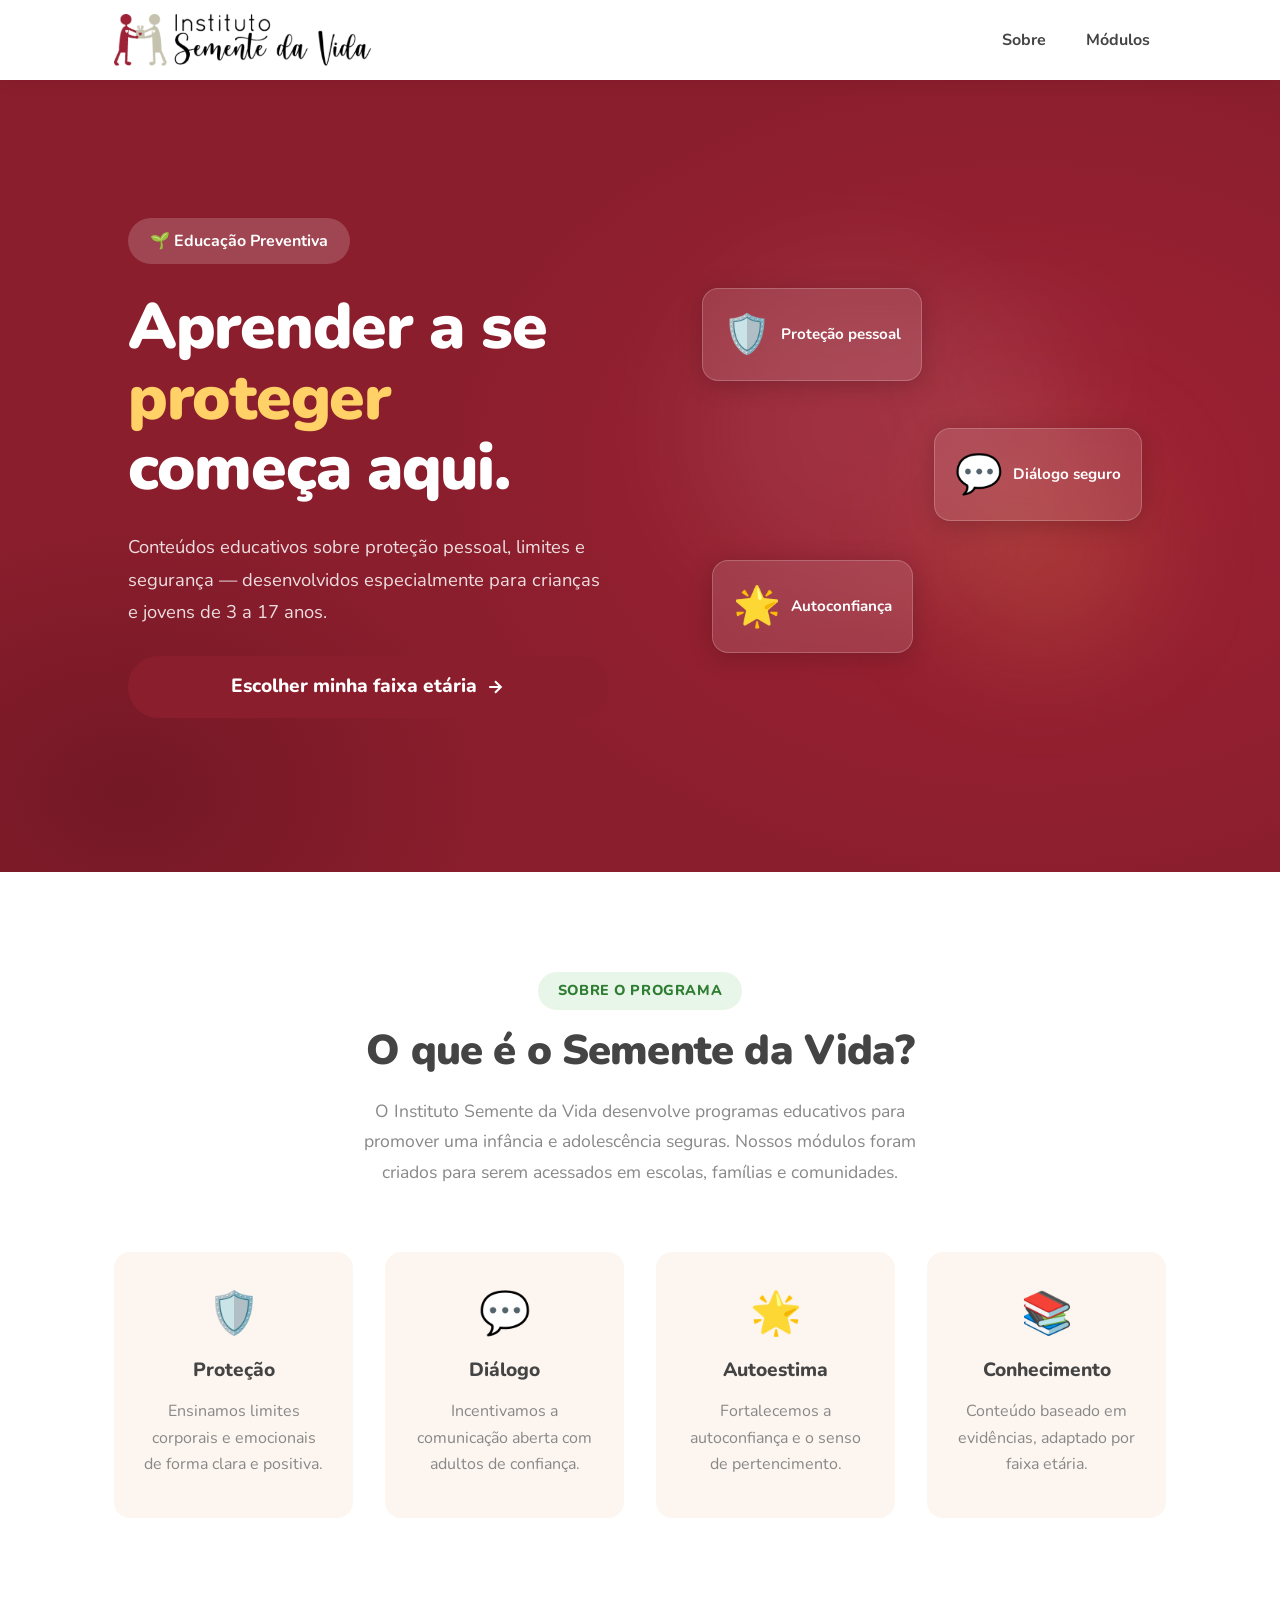
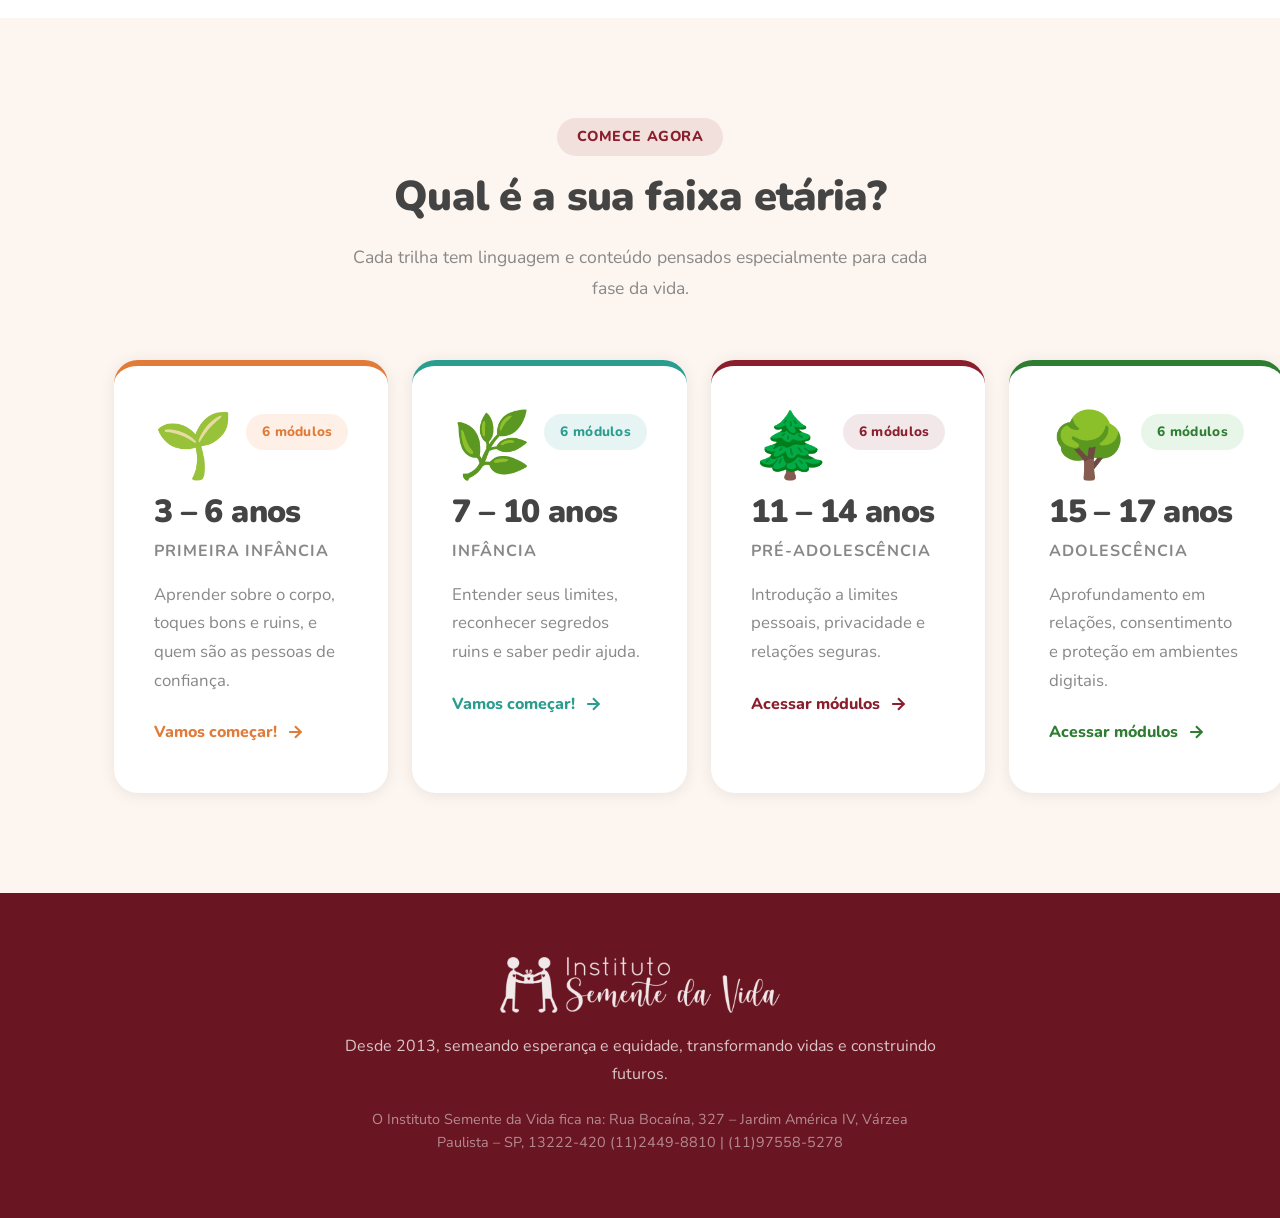
<file: index.html>
﻿<!DOCTYPE html>
<html lang="pt-BR">
<head>
  <meta charset="UTF-8" />
  <meta name="viewport" content="width=device-width, initial-scale=1.0" />
  <title>Semente da Vida — Educação Preventiva</title>
  <link rel="stylesheet" href="css/style.css" />
  <link rel="preconnect" href="https://fonts.googleapis.com" />
  <link href="https://fonts.googleapis.com/css2?family=Nunito:wght@400;600;700;800;900&display=swap" rel="stylesheet" />
</head>
<body class="page-home">

  <!-- ===== HEADER ===== -->
  <header class="header" id="header">
    <div class="container header__inner">
      <a href="index.html" class="header__logo-link">
        <img src="image/logo.png" alt="Instituto Semente da Vida" class="header__logo" />
      </a>
      <nav class="header__nav" id="mainNav">
        <a href="#sobre" class="nav-link">Sobre</a>
        <a href="#faixas" class="nav-link">Módulos</a>
      </nav>
      <button class="hamburger" id="hamburger" aria-label="Menu">
        <span></span><span></span><span></span>
      </button>
    </div>
  </header>

  <!-- ===== HERO ===== -->
  <section class="hero">
    <div class="hero__bg"></div>
    <div class="container hero__inner">
      <div class="hero__content">
        <div class="hero__tag">🌱 Educação Preventiva</div>
        <h1 class="hero__title">
          Aprender a se<br />
          <span class="hero__title--highlight">proteger</span><br />
          começa aqui.
        </h1>
        <p class="hero__desc">
          Conteúdos educativos sobre proteção pessoal, limites e segurança —
          desenvolvidos especialmente para crianças e jovens de 3 a 17 anos.
        </p>
        <a href="#faixas" class="btn btn-primary btn-lg">
          Escolher minha faixa etária
          <svg width="20" height="20" viewBox="0 0 24 24" fill="none" stroke="currentColor" stroke-width="2.5"><path d="M5 12h14M12 5l7 7-7 7"/></svg>
        </a>
      </div>
      <div class="hero__visual" aria-hidden="true">
        <div class="hero__orb hero__orb--1"></div>
        <div class="hero__orb hero__orb--2"></div>
        <div class="hero__orb hero__orb--3"></div>
        <div class="hero__card hero__card--1">
          <span class="hero__card-icon">🛡️</span>
          <span>Proteção pessoal</span>
        </div>
        <div class="hero__card hero__card--2">
          <span class="hero__card-icon">💬</span>
          <span>Diálogo seguro</span>
        </div>
        <div class="hero__card hero__card--3">
          <span class="hero__card-icon">🌟</span>
          <span>Autoconfiança</span>
        </div>
      </div>
    </div>
  </section>

  <!-- ===== SOBRE ===== -->
  <section class="about" id="sobre">
    <div class="container about__inner">
      <div class="section-badge">Sobre o programa</div>
      <h2 class="section-title" style="text-align:center">O que é o Semente da Vida?</h2>
      <p class="section-desc" style="text-align:center;margin:0 auto 0">
        O Instituto Semente da Vida desenvolve programas educativos para promover
        uma infância e adolescência seguras. Nossos módulos foram criados para serem
        acessados em escolas, famílias e comunidades.
      </p>
      <div class="pillars">
        <div class="pillar">
          <div class="pillar__icon-wrap">🛡️</div>
          <h3 class="pillar__title">Proteção</h3>
          <p class="pillar__text">Ensinamos limites corporais e emocionais de forma clara e positiva.</p>
        </div>
        <div class="pillar">
          <div class="pillar__icon-wrap">💬</div>
          <h3 class="pillar__title">Diálogo</h3>
          <p class="pillar__text">Incentivamos a comunicação aberta com adultos de confiança.</p>
        </div>
        <div class="pillar">
          <div class="pillar__icon-wrap">🌟</div>
          <h3 class="pillar__title">Autoestima</h3>
          <p class="pillar__text">Fortalecemos a autoconfiança e o senso de pertencimento.</p>
        </div>
        <div class="pillar">
          <div class="pillar__icon-wrap">📚</div>
          <h3 class="pillar__title">Conhecimento</h3>
          <p class="pillar__text">Conteúdo baseado em evidências, adaptado por faixa etária.</p>
        </div>
      </div>
    </div>
  </section>

  <!-- ===== SELEÇÃO DE FAIXA ===== -->
  <section class="age-section" id="faixas">
    <div class="container">
      <div class="section-badge section-badge--wine">Comece agora</div>
      <h2 class="section-title">Qual é a sua faixa etária?</h2>
      <p class="section-desc">Cada trilha tem linguagem e conteúdo pensados especialmente para cada fase da vida.</p>
      <div class="age-grid">

        <!-- 3-6 anos -->
        <a href="modulos.html?faixa=3-6" class="age-card age-card--3-6" data-faixa="3-6">
          <div class="age-card__top">
            <div class="age-card__emoji">🌱</div>
            <div class="age-card__modules-badge">6 módulos</div>
          </div>
          <div class="age-card__range">3 – 6 anos</div>
          <div class="age-card__label">Primeira Infância</div>
          <p class="age-card__desc">Aprender sobre o corpo, toques bons e ruins, e quem são as pessoas de confiança.</p>
          <div class="age-card__cta">
            Vamos começar!
            <svg width="20" height="20" viewBox="0 0 24 24" fill="none" stroke="currentColor" stroke-width="2.5"><path d="M5 12h14M12 5l7 7-7 7"/></svg>
          </div>
        </a>

        <!-- 7-10 anos -->
        <a href="modulos.html?faixa=7-10" class="age-card age-card--7-10" data-faixa="7-10">
          <div class="age-card__top">
            <div class="age-card__emoji">🌿</div>
            <div class="age-card__modules-badge">6 módulos</div>
          </div>
          <div class="age-card__range">7 – 10 anos</div>
          <div class="age-card__label">Infância</div>
          <p class="age-card__desc">Entender seus limites, reconhecer segredos ruins e saber pedir ajuda.</p>
          <div class="age-card__cta">
            Vamos começar!
            <svg width="20" height="20" viewBox="0 0 24 24" fill="none" stroke="currentColor" stroke-width="2.5"><path d="M5 12h14M12 5l7 7-7 7"/></svg>
          </div>
        </a>

        <!-- 11-14 anos -->
        <a href="modulos.html?faixa=11-14" class="age-card" data-faixa="11-14">
          <div class="age-card__top">
            <div class="age-card__emoji">🌲</div>
            <div class="age-card__modules-badge">6 módulos</div>
          </div>
          <div class="age-card__range">11 – 14 anos</div>
          <div class="age-card__label">Pré-adolescência</div>
          <p class="age-card__desc">Introdução a limites pessoais, privacidade e relações seguras.</p>
          <div class="age-card__cta">
            Acessar módulos
            <svg width="20" height="20" viewBox="0 0 24 24" fill="none" stroke="currentColor" stroke-width="2.5"><path d="M5 12h14M12 5l7 7-7 7"/></svg>
          </div>
        </a>

        <!-- 15-17 anos -->
        <a href="modulos.html?faixa=15-17" class="age-card age-card--alt" data-faixa="15-17">
          <div class="age-card__top">
            <div class="age-card__emoji">🌳</div>
            <div class="age-card__modules-badge">6 módulos</div>
          </div>
          <div class="age-card__range">15 – 17 anos</div>
          <div class="age-card__label">Adolescência</div>
          <p class="age-card__desc">Aprofundamento em relações, consentimento e proteção em ambientes digitais.</p>
          <div class="age-card__cta">
            Acessar módulos
            <svg width="20" height="20" viewBox="0 0 24 24" fill="none" stroke="currentColor" stroke-width="2.5"><path d="M5 12h14M12 5l7 7-7 7"/></svg>
          </div>
        </a>

      </div>
    </div>
  </section>

  <!-- ===== FOOTER ===== -->
  <footer class="footer">
    <div class="container footer__inner">
      <img src="image/logo-footer.png" alt="Semente da Vida" class="footer__logo" />
      <p class="footer__copy"> Desde 2013, semeando esperança e equidade, transformando vidas e construindo futuros. </p>
      <p class="footer__tagline">O Instituto Semente da Vida fica na: Rua Bocaína, 327 – Jardim América IV, Várzea Paulista – SP, 13222-420
(11)2449-8810 | (11)97558-5278</p>
    </div>
  </footer>

  <script src="js/home.js"></script>
</body>
</html>
</file>
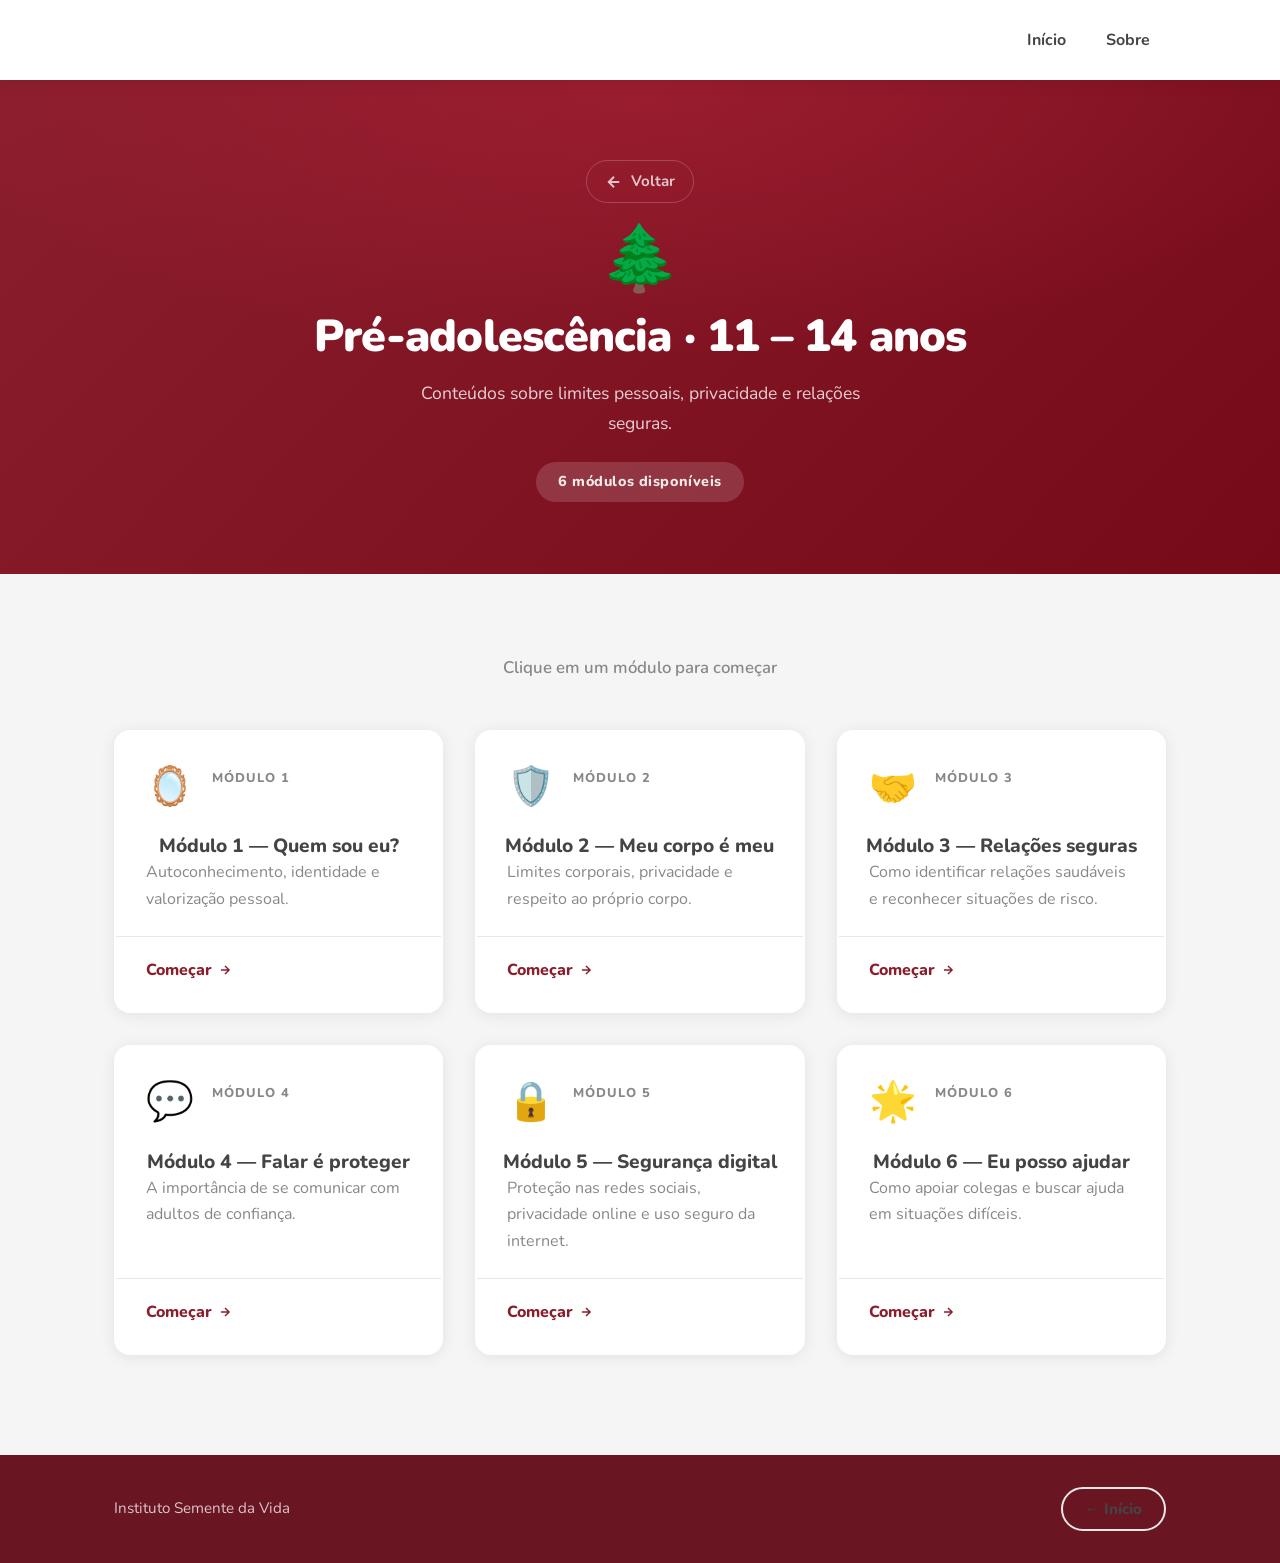
<file: modulos.html>
<!DOCTYPE html>
<html lang="pt-BR">
<head>
  <meta charset="UTF-8" />
  <meta name="viewport" content="width=device-width, initial-scale=1.0" />
  <title>Módulos — Semente da Vida</title>
  <link rel="stylesheet" href="css/style.css" />
  <link rel="preconnect" href="https://fonts.googleapis.com" />
  <link href="https://fonts.googleapis.com/css2?family=Nunito:wght@400;600;700;800;900&display=swap" rel="stylesheet" />
</head>
<body class="page-modulos">

  <!-- ===== HEADER ===== -->
  <header class="header">
    <div class="container header__inner">
      <a href="index.html" class="header__logo-link">
        <img src="image/logo-footer.png" alt="Instituto Semente da Vida" class="header__logo" />
      </a>
      <nav class="header__nav">
        <a href="index.html" class="nav-link">Início</a>
        <a href="index.html#sobre" class="nav-link">Sobre</a>
      </nav>
    </div>
  </header>

  <!-- ===== HERO DA FAIXA ===== -->
  <section class="modules-hero" id="modulesHero">
    <div class="container modules-hero__inner">
      <a href="index.html#faixas" class="modules-back-link" id="backLink">
        <svg width="18" height="18" viewBox="0 0 24 24" fill="none" stroke="currentColor" stroke-width="2.5">
          <path d="M19 12H5M12 19l-7-7 7-7"/>
        </svg>
        Voltar
      </a>
      <div class="modules-hero__emoji" id="faixaEmoji">🌱</div>
      <h1 class="modules-hero__title" id="faixaTitle">Carregando...</h1>
      <p class="modules-hero__sub" id="faixaSub">Escolha um módulo para começar sua jornada.</p>
      <div class="modules-hero__badge" id="faixaBadge">6 módulos disponíveis</div>
    </div>
  </section>

  <!-- ===== GRADE DE MÓDULOS ===== -->
  <section class="modules-grid-section">
    <div class="container">
      <p class="modules-grid-hint">Clique em um módulo para começar</p>
      <div class="modules-grid" id="modulesGrid">
        <!-- Gerado pelo modulos.js -->
      </div>
    </div>
  </section>

  <!-- ===== FOOTER ===== -->
  <footer class="footer footer--simple">
    <div class="container footer__inner">
      <p class="footer__copy">Instituto Semente da Vida</p>
      <a href="index.html" class="btn btn--ghost btn--sm">← Início</a>
    </div>
  </footer>

  <script src="js/modulos.js"></script>

</body>
</html>
</file>
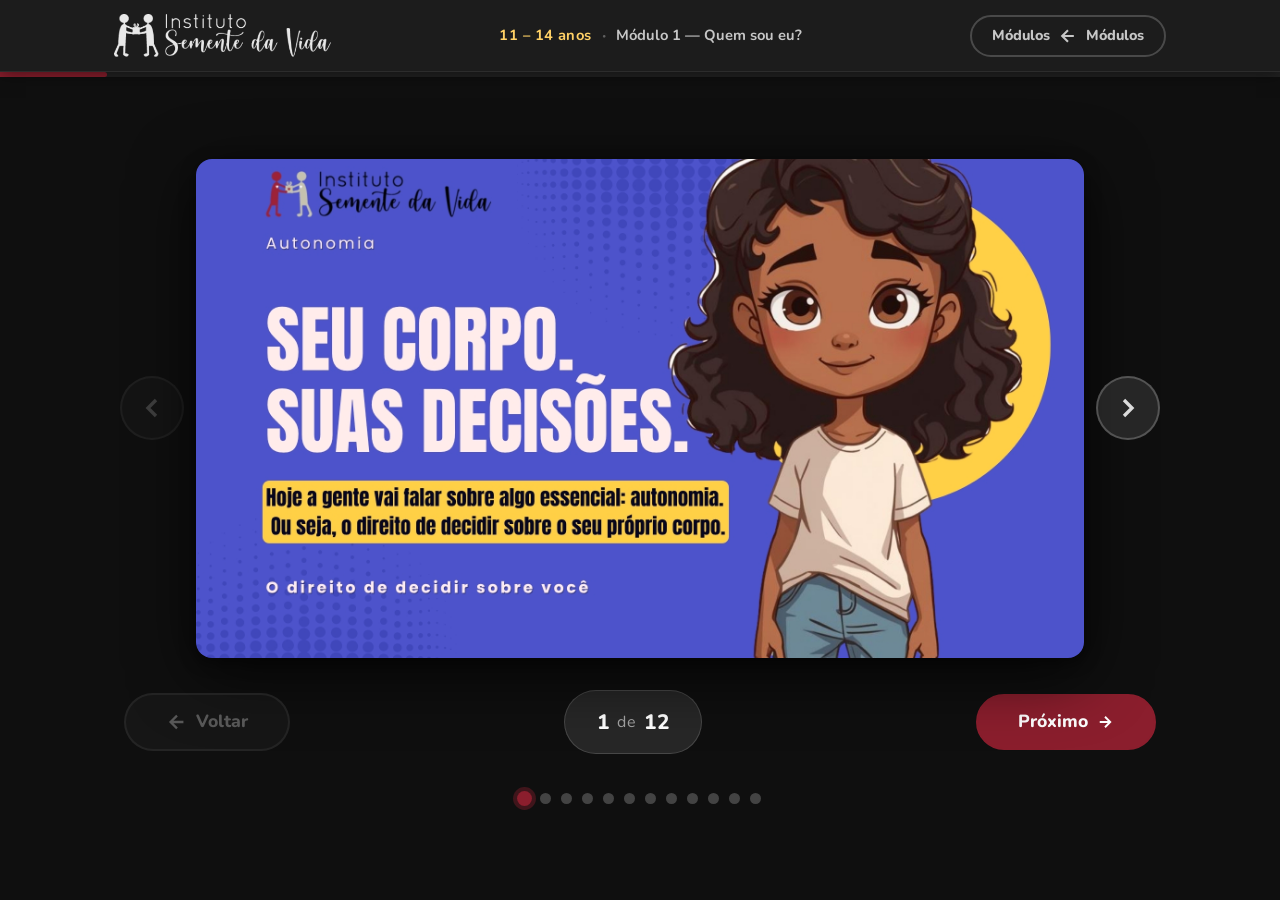
<file: slides.html>
<!DOCTYPE html>
<html lang="pt-BR">
<head>
  <meta charset="UTF-8" />
  <meta name="viewport" content="width=device-width, initial-scale=1.0" />
  <title>Slides — Semente da Vida</title>
  <link rel="stylesheet" href="css/style.css" />
  <link rel="stylesheet" href="css/slides.css" />
  <link rel="preconnect" href="https://fonts.googleapis.com" />
  <link href="https://fonts.googleapis.com/css2?family=Nunito:wght@400;600;700;800;900&display=swap" rel="stylesheet" />
</head>
<body class="page-slides">

  <!-- ===== HEADER ===== -->
  <header class="header header--slides" id="slidesHeader">
    <div class="container header__inner">

      <!-- Logo / voltar aos módulos -->
      <a href="#" class="header__logo-link" id="btnVoltar" title="Voltar aos módulos">
        <img src="image/logo.png" alt="Instituto Semente da Vida" class="header__logo" />
      </a>

      <!-- Info do módulo atual -->
      <div class="slides-header-info">
        <span class="slides-header-faixa" id="headerFaixa">—</span>
        <span class="slides-header-sep">·</span>
        <span class="slides-header-modulo" id="headerModulo">—</span>
      </div>

      <!-- Botão voltar visível no header -->
      <a href="#" class="btn btn--ghost slides-back-btn" id="btnVoltarTop">
        <svg width="20" height="20" viewBox="0 0 24 24" fill="none" stroke="currentColor" stroke-width="2.5">
          <path d="M19 12H5M12 19l-7-7 7-7"/>
        </svg>
        Módulos
      </a>

    </div>
  </header>

  <!-- ===== BARRA DE PROGRESSO ===== -->
  <div class="slides-progress-wrap" role="progressbar" aria-label="Progresso dos slides">
    <div class="slides-progress-bar" id="progressBar"></div>
  </div>

  <!-- ===== ÁREA PRINCIPAL ===== -->
  <main class="slides-main" id="slidesMain">

    <!-- Estado: carregando -->
    <div class="slides-loading" id="slidesLoading" aria-live="polite">
      <div class="slides-loading__spinner"></div>
      <p>Carregando slides…</p>
    </div>

    <!-- Estado: erro / sem slides -->
    <div class="slides-empty" id="slidesEmpty" hidden>
      <div class="slides-empty__icon">📂</div>
      <h2 class="slides-empty__title">Nenhum slide encontrado</h2>
      <p class="slides-empty__desc">
        Adicione imagens JPG na pasta do módulo:<br />
        <code id="slidesEmptyPath"></code>
      </p>
      <a href="#" class="btn btn--primary" id="slidesEmptyBack">← Voltar aos módulos</a>
    </div>

    <!-- Visualizador de slides -->
    <div class="slides-viewer" id="slidesViewer" hidden>

      <!-- Imagem + setas laterais -->
      <div class="slide-image-outer">

        <!-- Seta esquerda (fora da imagem) -->
        <button class="slide-arrow slide-arrow--prev" id="arrowPrev" aria-label="Slide anterior">
          <svg width="32" height="32" viewBox="0 0 24 24" fill="none" stroke="currentColor" stroke-width="2.5">
            <path d="M15 18l-6-6 6-6"/>
          </svg>
        </button>

        <!-- Imagem do slide atual -->
        <div class="slide-image-wrap" id="slideImageWrap">
          <img
            src=""
            alt="Slide"
            class="slide-image"
            id="slideImage"
            draggable="false"
          />
        </div>

        <!-- Seta direita (fora da imagem) -->
        <button class="slide-arrow slide-arrow--next" id="arrowNext" aria-label="Próximo slide">
          <svg width="32" height="32" viewBox="0 0 24 24" fill="none" stroke="currentColor" stroke-width="2.5">
            <path d="M9 18l6-6-6-6"/>
          </svg>
        </button>

      </div>

      <!-- Controles inferiores -->
      <div class="slides-controls">

        <button class="btn btn--secondary" id="btnPrev" disabled>
          <svg width="22" height="22" viewBox="0 0 24 24" fill="none" stroke="currentColor" stroke-width="2.5">
            <path d="M19 12H5M12 19l-7-7 7-7"/>
          </svg>
          Voltar
        </button>

        <div class="slides-counter" id="slidesCounter" aria-live="polite">
          <span id="slideAtual">1</span>
          <span class="slides-counter__sep">de</span>
          <span id="slideTotal">1</span>
        </div>

        <button class="btn btn--primary" id="btnNext">
          Próximo
          <svg width="22" height="22" viewBox="0 0 24 24" fill="none" stroke="currentColor" stroke-width="2.5">
            <path d="M5 12h14M12 5l7 7-7 7"/>
          </svg>
        </button>

      </div>

      <!-- Miniaturas (dots) -->
      <div class="slides-dots" id="slidesDots" aria-label="Navegação por slides"></div>

    </div>

  </main>

  <!-- ===== MODAL DE CONCLUSÃO ===== -->
  <div class="modal-overlay" id="modalConclusao" hidden role="dialog" aria-modal="true" aria-labelledby="modalTitle">
    <div class="modal">
      <div class="modal__icon">🎉</div>
      <h2 class="modal__title" id="modalTitle">Módulo concluído!</h2>
      <p class="modal__text" id="modalText">Você visualizou todos os slides deste módulo.</p>
      <div class="modal__actions">
        <a href="#" class="btn btn--primary" id="modalProximo">
          Próximo módulo
          <svg width="16" height="16" viewBox="0 0 24 24" fill="none" stroke="currentColor" stroke-width="2.5">
            <path d="M5 12h14M12 5l7 7-7 7"/>
          </svg>
        </a>
        <a href="#" class="btn btn--ghost" id="modalVoltar">Ver todos os módulos</a>
      </div>
    </div>
  </div>

  <script src="js/slides.js"></script>
</body>
</html>
</file>
<file: css/style.css>
﻿/* ============================================================
   SEMENTE DA VIDA — Estilos Globais (style.css)
   Home · Módulos · Header · Footer · Modal · Responsivo
   ============================================================ */

/* ── 1. Variáveis & Reset ──────────────────────────────────── */
:root {
  --wine:        #8B1E2D;
  --wine-dark:   #6a1522;
  --wine-light:  #b02438;
  --white:       #fff;
  --cream:       #fdf6f0;
  --gray-700:    #444;
  --gray-500:    #888;
  --gray-200:    #e8e8e8;
  --gray-100:    #f5f5f5;
  --green:       #2e7d32;
  --green-light: #e8f5e9;
  --yellow:      #ffd166;

  --radius:      16px;
  --shadow:      0 2px 16px rgba(0,0,0,.08);
  --shadow-md:   0 8px 32px rgba(0,0,0,.14);
  --transition:  all .22s ease;
}

*, *::before, *::after { box-sizing: border-box; margin: 0; padding: 0; }

html { scroll-behavior: smooth; }

body {
  font-family: 'Nunito', sans-serif;
  font-size: 17px;
  line-height: 1.65;
  color: var(--gray-700);
  background: var(--white);
  -webkit-font-smoothing: antialiased;
}

img { max-width: 100%; display: block; }
a   { text-decoration: none; color: inherit; }
ul  { list-style: none; }

/* ── 2. Container ─────────────────────────────────────────── */
.container {
  max-width: 1100px;
  margin: 0 auto;
  padding: 0 24px;
}

/* ── 3. Botões ────────────────────────────────────────────── */
.btn {
  display: inline-flex;
  align-items: center;
  justify-content: center;
  gap: 8px;
  padding: 16px 40px;
  font-family: 'Nunito', sans-serif;
  font-size: 1.1rem;
  font-weight: 800;
  border-radius: 50px;
  border: 2px solid transparent;
  cursor: pointer;
  transition: var(--transition);
  white-space: nowrap;
  min-height: 56px;
  line-height: 1;
}

/* Primary */
.btn--primary,
.btn-primary {
  background: var(--wine);
  color: var(--white);
  border-color: var(--wine);
}
.btn--primary:hover,
.btn-primary:hover {
  background: var(--wine-dark);
  border-color: var(--wine-dark);
  transform: translateY(-2px);
  box-shadow: 0 6px 20px rgba(139,30,45,.35);
}

/* Secondary */
.btn--secondary {
  background: var(--white);
  color: var(--wine);
  border-color: var(--wine);
}
.btn--secondary:hover {
  background: var(--cream);
  transform: translateY(-2px);
  box-shadow: 0 6px 20px rgba(139,30,45,.15);
}

/* Ghost */
.btn--ghost {
  background: transparent;
  color: var(--gray-700);
  border-color: var(--gray-200);
}
.btn--ghost:hover {
  background: var(--gray-100);
  border-color: var(--gray-500);
}

/* Outline-white (para fundos escuros) */
.btn--outline-white {
  background: transparent;
  color: var(--white);
  border-color: rgba(255,255,255,.6);
}
.btn--outline-white:hover {
  background: rgba(255,255,255,.1);
  border-color: var(--white);
}

/* Tamanhos */
.btn--lg,
.btn-lg {
  padding: 18px 48px;
  font-size: 1.2rem;
  min-height: 62px;
}
.btn--sm {
  padding: 10px 22px;
  font-size: .95rem;
  min-height: 44px;
}

/* ── 4. Header ────────────────────────────────────────────── */
.header {
  position: sticky;
  top: 0;
  z-index: 100;
  background: var(--white);
  box-shadow: var(--shadow);
  height: 80px;
  display: flex;
  align-items: center;
}

.header--scrolled {
  box-shadow: 0 4px 24px rgba(0,0,0,.12);
}

.header__inner {
  display: flex;
  align-items: center;
  justify-content: space-between;
  gap: 24px;
  width: 100%;
  height: 100%;
}

.header__logo-link {
  display: flex;
  align-items: center;
  flex-shrink: 0;
}
.header__logo {
  height: 52px;
  width: auto;
  object-fit: contain;
}

.header__nav {
  display: flex;
  align-items: center;
  gap: 8px;
}

.nav-link {
  font-size: 1rem;
  font-weight: 700;
  color: var(--gray-700);
  padding: 8px 16px;
  border-radius: 50px;
  transition: var(--transition);
}
.nav-link:hover {
  color: var(--wine);
  background: var(--cream);
}

/* Hamburger (mobile) */
.hamburger {
  display: none;
  flex-direction: column;
  justify-content: center;
  gap: 5px;
  background: none;
  border: none;
  cursor: pointer;
  padding: 8px;
  border-radius: 8px;
}
.hamburger span {
  display: block;
  width: 26px;
  height: 2.5px;
  background: var(--gray-700);
  border-radius: 2px;
  transition: var(--transition);
}

/* ── 5. Hero ──────────────────────────────────────────────── */
.hero {
  position: relative;
  overflow: hidden;
  background: var(--wine);
  min-height: 88vh;
  display: flex;
  align-items: center;
}

.hero__bg {
  position: absolute;
  inset: 0;
  background:
    radial-gradient(ellipse 70% 80% at 80% 50%, rgba(176,36,56,.55) 0%, transparent 65%),
    radial-gradient(ellipse 50% 60% at 10% 90%, rgba(106,21,34,.7) 0%, transparent 60%);
  pointer-events: none;
}

.hero__inner {
  display: grid;
  grid-template-columns: 1fr 1fr;
  gap: 64px;
  align-items: center;
  padding-top: 64px;
  padding-bottom: 80px;
  position: relative;
  z-index: 1;
}

.hero__content {
  display: flex;
  flex-direction: column;
  gap: 28px;
}

.hero__tag {
  display: inline-flex;
  align-items: center;
  gap: 8px;
  background: rgba(255,255,255,.18);
  color: var(--white);
  font-size: 1rem;
  font-weight: 700;
  padding: 10px 22px;
  border-radius: 50px;
  backdrop-filter: blur(8px);
  width: fit-content;
}

.hero__title {
  font-size: clamp(2.8rem, 5vw, 4rem);
  font-weight: 900;
  color: var(--white);
  line-height: 1.1;
  letter-spacing: -.02em;
}
.hero__title--highlight {
  color: var(--yellow);
  display: inline-block;
}

.hero__desc {
  font-size: 1.15rem;
  color: rgba(255,255,255,.85);
  line-height: 1.75;
  max-width: 480px;
}

/* Decoração visual (orbs + floating cards) */
.hero__visual {
  position: relative;
  height: 440px;
  display: flex;
  align-items: center;
  justify-content: center;
}

.hero__orb {
  position: absolute;
  border-radius: 50%;
  filter: blur(60px);
  pointer-events: none;
}
.hero__orb--1 {
  width: 320px; height: 320px;
  background: rgba(255,255,255,.08);
  top: 20px; left: 20px;
}
.hero__orb--2 {
  width: 200px; height: 200px;
  background: rgba(255,209,102,.15);
  bottom: 40px; right: 10px;
}
.hero__orb--3 {
  width: 160px; height: 160px;
  background: rgba(255,255,255,.06);
  top: 50px; right: 60px;
}

.hero__card {
  position: absolute;
  background: rgba(255,255,255,.12);
  border: 1px solid rgba(255,255,255,.2);
  backdrop-filter: blur(12px);
  border-radius: var(--radius);
  padding: 14px 20px;
  color: var(--white);
  font-size: .95rem;
  font-weight: 700;
  display: flex;
  align-items: center;
  gap: 10px;
  white-space: nowrap;
  box-shadow: 0 4px 24px rgba(0,0,0,.18);
}
.hero__card-icon { font-size: 2.4rem; }
.hero__card--1 { top: 40px;  left: 30px;  animation: heroFloat 3.8s ease-in-out infinite; }
.hero__card--2 { top: 180px; right: 10px; animation: heroFloat 4.3s ease-in-out .5s infinite; }
.hero__card--3 { bottom: 35px; left: 40px; animation: heroFloat 3.6s ease-in-out 1s infinite; }

@keyframes heroFloat {
  0%, 100% { transform: translateY(0); }
  50%       { transform: translateY(-12px); }
}

/* ── 6. Títulos de Seção ──────────────────────────────────── */
.section-badge {
  display: inline-block;
  background: var(--green-light);
  color: var(--green);
  font-size: .9rem;
  font-weight: 800;
  padding: 7px 20px;
  border-radius: 50px;
  letter-spacing: .04em;
  text-transform: uppercase;
  margin-bottom: 16px;
}
.section-badge--wine {
  background: rgba(139,30,45,.1);
  color: var(--wine);
}

.section-title {
  font-size: clamp(2rem, 4vw, 2.6rem);
  font-weight: 900;
  color: var(--gray-700);
  line-height: 1.2;
  letter-spacing: -.02em;
  margin-bottom: 20px;
}

.section-desc {
  font-size: 1.1rem;
  color: var(--gray-500);
  line-height: 1.75;
  max-width: 600px;
}

/* ── 7. Sobre / Pilares ───────────────────────────────────── */
.about {
  padding: 100px 0;
  background: var(--white);
}

.about__inner {
  display: flex;
  flex-direction: column;
  align-items: center;
  text-align: center;
  gap: 0;
}

.pillars {
  display: grid;
  grid-template-columns: repeat(4, 1fr);
  gap: 32px;
  margin-top: 64px;
  width: 100%;
}

.pillar {
  background: var(--cream);
  border-radius: var(--radius);
  padding: 40px 28px;
  text-align: center;
  transition: var(--transition);
  border: 1px solid transparent;
}
.pillar:hover {
  transform: translateY(-6px);
  border-color: var(--gray-200);
  box-shadow: var(--shadow-md);
}

.pillar__icon-wrap {
  font-size: 2.6rem;
  margin-bottom: 20px;
  line-height: 1;
}
.pillar__title {
  font-size: 1.2rem;
  font-weight: 800;
  color: var(--gray-700);
  margin-bottom: 12px;
}
.pillar__text {
  font-size: 1rem;
  color: var(--gray-500);
  line-height: 1.65;
}

/* ── 8. Faixas Etárias ───────────────────────────────────── */
.age-section {
  padding: 100px 0;
  background: var(--cream);
}

.age-section > .container {
  display: flex;
  flex-direction: column;
  align-items: center;
  text-align: center;
}

.age-grid {
  display: grid;
  grid-template-columns: repeat(4, 1fr);
  gap: 24px;
  margin-top: 56px;
  width: 100%;
  max-width: 1100px;
}

/* Card de faixa etária */
.age-card {
  background: var(--white);
  border-radius: 24px;
  padding: 48px 40px;
  text-align: left;
  text-decoration: none;
  display: flex;
  flex-direction: column;
  gap: 16px;
  border-top: 6px solid var(--wine);
  box-shadow: var(--shadow);
  transition: var(--transition);
  color: inherit;
}
.age-card:hover {
  transform: translateY(-8px);
  box-shadow: var(--shadow-md);
}
.age-card--alt {
  border-top-color: var(--green);
}
.age-card--alt .age-card__cta { color: var(--green); }
.age-card--alt .age-card__modules-badge { background: var(--green-light); color: var(--green); }

/* 3-6 anos — laranja caloroso */
.age-card--3-6 { border-top-color: #E07B39; }
.age-card--3-6 .age-card__cta { color: #E07B39; }
.age-card--3-6 .age-card__modules-badge { background: #FEF0E7; color: #E07B39; }

/* 7-10 anos — verde-teal */
.age-card--7-10 { border-top-color: #2A9D8F; }
.age-card--7-10 .age-card__cta { color: #2A9D8F; }
.age-card--7-10 .age-card__modules-badge { background: #E6F5F4; color: #2A9D8F; }

.age-card__top {
  display: flex;
  align-items: flex-start;
  justify-content: space-between;
  gap: 12px;
}
.age-card__emoji {
  font-size: 4rem;
  line-height: 1;
}
.age-card__modules-badge {
  font-size: .85rem;
  font-weight: 800;
  background: rgba(139,30,45,.1);
  color: var(--wine);
  padding: 7px 16px;
  border-radius: 50px;
  white-space: nowrap;
  align-self: flex-start;
  letter-spacing: .02em;
}

.age-card__range {
  font-size: 2rem;
  font-weight: 900;
  color: var(--gray-700);
  letter-spacing: -.02em;
  line-height: 1.15;
}
.age-card__label {
  font-size: 1rem;
  font-weight: 700;
  color: var(--gray-500);
  text-transform: uppercase;
  letter-spacing: .06em;
  margin-top: -8px;
}
.age-card__desc {
  font-size: 1.05rem;
  color: var(--gray-500);
  line-height: 1.7;
}
.age-card__cta {
  display: flex;
  align-items: center;
  gap: 8px;
  font-size: 1rem;
  font-weight: 800;
  color: var(--wine);
  margin-top: 8px;
  transition: var(--transition);
}
.age-card:hover .age-card__cta {
  gap: 12px;
}

/* ── 9. Footer ────────────────────────────────────────────── */
.footer {
  background: var(--wine-dark);
  color: rgba(255,255,255,.8);
  padding: 64px 0;
}

.footer__inner {
  display: flex;
  flex-direction: column;
  align-items: center;
  text-align: center;
  gap: 20px;
}

.footer__logo {
  height: 56px;
  width: auto;
  object-fit: contain;
  filter: brightness(0) invert(1);
  opacity: .9;
}

.footer__copy {
  font-size: 1rem;
  color: rgba(255,255,255,.75);
  max-width: 600px;
  line-height: 1.7;
}

.footer__tagline {
  font-size: .9rem;
  color: rgba(255,255,255,.5);
  max-width: 560px;
  line-height: 1.6;
}

/* Footer simplificado (modulos.html) */
.footer--simple {
  padding: 32px 0;
}
.footer--simple .footer__inner {
  flex-direction: row;
  justify-content: space-between;
}
.footer--simple .footer__copy {
  font-size: .95rem;
}

/* ── 10. Hero da página de Módulos ────────────────────────── */
.modules-hero {
  padding: 80px 0 72px;
  background: var(--wine);
  text-align: center;
  position: relative;
  overflow: hidden;
}
.modules-hero::before {
  content: '';
  position: absolute;
  inset: 0;
  background: radial-gradient(ellipse 80% 80% at 50% 0%, rgba(176,36,56,.5), transparent 70%);
  pointer-events: none;
}

.modules-hero__inner {
  display: flex;
  flex-direction: column;
  align-items: center;
  gap: 16px;
  position: relative;
  z-index: 1;
}

.modules-back-link {
  display: inline-flex;
  align-items: center;
  gap: 8px;
  color: rgba(255,255,255,.75);
  font-size: .95rem;
  font-weight: 700;
  padding: 8px 18px;
  border-radius: 50px;
  border: 1px solid rgba(255,255,255,.2);
  transition: var(--transition);
  margin-bottom: 8px;
  width: fit-content;
}
.modules-back-link:hover {
  color: var(--white);
  border-color: rgba(255,255,255,.5);
  background: rgba(255,255,255,.08);
}

.modules-hero__emoji {
  font-size: 4rem;
  line-height: 1;
  margin-bottom: 4px;
}
.modules-hero__title {
  font-size: clamp(2rem, 4vw, 2.8rem);
  font-weight: 900;
  color: var(--white);
  letter-spacing: -.02em;
  line-height: 1.15;
}
.modules-hero__sub {
  font-size: 1.1rem;
  color: rgba(255,255,255,.8);
  max-width: 480px;
  line-height: 1.7;
}
.modules-hero__badge {
  display: inline-block;
  background: rgba(255,255,255,.15);
  color: rgba(255,255,255,.9);
  font-size: .9rem;
  font-weight: 800;
  padding: 8px 22px;
  border-radius: 50px;
  letter-spacing: .04em;
  margin-top: 8px;
}

/* ── 11. Grade de Módulos ─────────────────────────────────── */
.modules-grid-section {
  padding: 80px 0 100px;
  background: var(--gray-100);
}

.modules-grid-hint {
  text-align: center;
  font-size: 1.05rem;
  color: var(--gray-500);
  margin-bottom: 48px;
  font-weight: 600;
}

.modules-grid {
  display: grid;
  grid-template-columns: repeat(auto-fill, minmax(320px, 1fr));
  gap: 32px;
}

/* ── 12. Card de Módulo ───────────────────────────────────── */
.module-card {
  background: var(--white);
  border-radius: var(--radius);
  overflow: hidden;
  box-shadow: var(--shadow);
  display: flex;
  flex-direction: column;
  transition: var(--transition);
  cursor: pointer;
  border: 2px solid transparent;
}
.module-card:hover {
  transform: translateY(-6px);
  box-shadow: var(--shadow-md);
  border-color: var(--wine-light);
}

.module-card__header {
  padding: 36px 30px 24px;
  display: flex;
  align-items: flex-start;
  gap: 18px;
}

.module-card__icone {
  font-size: 2.4rem;
  line-height: 1;
  flex-shrink: 0;
}

.module-card__num {
  font-size: .8rem;
  font-weight: 800;
  color: var(--gray-500);
  letter-spacing: .08em;
  text-transform: uppercase;
  margin-bottom: 4px;
}

.module-card__status-icon {
  font-size: 1.1rem;
  margin-left: auto;
  flex-shrink: 0;
}

.module-card__title {
  font-size: 1.2rem;
  font-weight: 800;
  color: var(--gray-700);
  line-height: 1.3;
  margin-top: 4px;
  text-align: center;
}

.module-card__desc {
  font-size: 1rem;
  color: var(--gray-500);
  line-height: 1.65;
  padding: 0 30px 24px;
  flex: 1;
}

/* Barra de progresso do card */
.module-card__progress {
  height: 6px;
  background: var(--gray-200);
  margin: 0 30px 24px;
  border-radius: 3px;
  overflow: hidden;
}
.module-card__progress-fill {
  height: 100%;
  background: var(--wine);
  border-radius: 3px;
  transition: width .6s ease;
}

.module-card__footer {
  padding: 20px 30px 28px;
  display: flex;
  align-items: center;
  justify-content: space-between;
  border-top: 1px solid var(--gray-200);
}

.module-card__cta {
  font-size: 1rem;
  font-weight: 800;
  color: var(--wine);
  display: flex;
  align-items: center;
  gap: 6px;
  transition: var(--transition);
}
.module-card:hover .module-card__cta { gap: 10px; }

.module-card__status {
  font-size: .85rem;
  font-weight: 700;
  color: var(--gray-500);
}
.module-card__status--done {
  color: var(--green);
}

/* ── 13. Modal ────────────────────────────────────────────── */
.modal-overlay {
  position: fixed;
  inset: 0;
  background: rgba(0,0,0,.55);
  backdrop-filter: blur(4px);
  display: flex;
  align-items: center;
  justify-content: center;
  z-index: 1000;
  padding: 24px;
}
.modal-overlay[hidden] { display: none; }

.modal {
  background: var(--white);
  border-radius: 24px;
  padding: 64px 56px;
  max-width: 500px;
  width: 100%;
  text-align: center;
  box-shadow: 0 24px 80px rgba(0,0,0,.25);
  animation: modalIn .3s ease;
}
@keyframes modalIn {
  from { opacity: 0; transform: scale(.92) translateY(16px); }
  to   { opacity: 1; transform: scale(1) translateY(0); }
}

.modal__icon {
  font-size: 5rem;
  line-height: 1;
  margin-bottom: 24px;
}
.modal__title {
  font-size: 2.4rem;
  font-weight: 900;
  color: var(--gray-700);
  letter-spacing: -.02em;
  margin-bottom: 16px;
  line-height: 1.2;
}
.modal__text {
  font-size: 1.1rem;
  color: var(--gray-500);
  line-height: 1.7;
  margin-bottom: 40px;
}
.modal__actions {
  display: flex;
  flex-direction: column;
  gap: 14px;
}
.modal__actions .btn { width: 100%; justify-content: center; }

/* ── 14. Responsivo 768px ─────────────────────────────────── */
@media (max-width: 768px) {

  /* Header */
  .header__nav { display: none; }
  .header__nav.is-open {
    display: flex;
    flex-direction: column;
    position: absolute;
    top: 80px;
    left: 0;
    right: 0;
    background: var(--white);
    padding: 16px 24px 24px;
    box-shadow: 0 8px 24px rgba(0,0,0,.12);
    gap: 4px;
  }
  .hamburger { display: flex; }

  /* Hero */
  .hero__inner {
    grid-template-columns: 1fr;
    gap: 48px;
    padding-top: 48px;
    padding-bottom: 60px;
  }
  .hero__visual { display: none; }
  .hero__title  { font-size: clamp(2.2rem, 8vw, 3rem); }
  .hero__desc   { font-size: 1.05rem; }

  /* About */
  .pillars { grid-template-columns: repeat(2, 1fr); gap: 20px; }
  .about   { padding: 72px 0; }

  /* Age section */
  .age-section { padding: 72px 0; }
  .age-grid    { grid-template-columns: 1fr; max-width: 100%; gap: 20px; }
  .age-card    { padding: 36px 28px; }
  .age-card__emoji { font-size: 3rem; }
  .age-card__range { font-size: 1.6rem; }

  /* Modules */
  .modules-hero    { padding: 60px 0 56px; }
  .modules-grid-section { padding: 60px 0 72px; }
  .modules-grid    { grid-template-columns: 1fr; gap: 20px; }

  /* Footer */
  .footer { padding: 48px 0; }
  .footer--simple .footer__inner { flex-direction: column; gap: 16px; }

  /* Modal */
  .modal { padding: 48px 32px; }
  .modal__icon  { font-size: 4rem; }
  .modal__title { font-size: 1.9rem; }
}

/* ── 15. Responsivo 480px ─────────────────────────────────── */
@media (max-width: 480px) {

  body { font-size: 16px; }
  .container { padding: 0 16px; }

  .btn     { padding: 14px 28px; font-size: 1rem; }
  .btn--lg,
  .btn-lg  { padding: 15px 32px; font-size: 1.05rem; }

  .hero__title  { font-size: clamp(1.9rem, 8vw, 2.6rem); }
  .hero__content { gap: 20px; }

  .pillars { grid-template-columns: 1fr; }
  .pillar  { padding: 28px 22px; }

  .age-card { padding: 28px 22px; }

  .modules-hero__emoji  { font-size: 3rem; }
  .modules-hero__title  { font-size: 1.8rem; }

  .module-card__header { padding: 28px 22px 18px; }
  .module-card__desc   { padding: 0 22px 18px; }
  .module-card__footer { padding: 16px 22px 22px; }
  .module-card__progress { margin: 0 22px 18px; }

  .modal { padding: 36px 22px; }
  .modal__title { font-size: 1.6rem; }
}
</file>
<file: css/slides.css>
/* ============================================================
   SEMENTE DA VIDA — Tela de Slides (slides.css)
   Visualizador · Header escuro · Progresso · Controles
   ============================================================ */

/* ── 1. Layout geral da página ────────────────────────────── */
.page-slides {
  background: #0f0f0f;
  min-height: 100vh;
  display: flex;
  flex-direction: column;
  color: #fff;
}

/* ── 2. Header (modo slides – fundo escuro) ───────────────── */

/* Override do header base para o tema escuro */
.header--slides {
  background: #1c1c1c !important;
  box-shadow: 0 2px 16px rgba(0,0,0,.5) !important;
  border-bottom: 1px solid rgba(255,255,255,.07);
  height: 72px;
}

.header--slides .header__logo {
  height: 44px;
  opacity: .9;
  filter: brightness(0) invert(1);
}

/* Info central: faixa · módulo */
.slides-header-info {
  display: flex;
  align-items: center;
  gap: 10px;
  font-size: .92rem;
  font-weight: 700;
}
.slides-header-faixa {
  color: var(--yellow, #ffd166);
  letter-spacing: .03em;
}
.slides-header-sep {
  color: rgba(255,255,255,.3);
  font-size: 1.1rem;
}
.slides-header-modulo {
  color: rgba(255,255,255,.75);
}

/* Botão de voltar no header */
.slides-back-btn {
  color: rgba(255,255,255,.75) !important;
  border-color: rgba(255,255,255,.2) !important;
  background: transparent !important;
  font-size: .9rem !important;
  padding: 9px 20px !important;
  min-height: 40px !important;
}
.slides-back-btn:hover {
  color: #fff !important;
  border-color: rgba(255,255,255,.5) !important;
  background: rgba(255,255,255,.08) !important;
  transform: none !important;
  box-shadow: none !important;
}

/* ── 3. Barra de progresso ────────────────────────────────── */
.slides-progress-wrap {
  height: 5px;
  background: rgba(255,255,255,.08);
  flex-shrink: 0;
}
.slides-progress-bar {
  height: 100%;
  background: var(--wine, #8B1E2D);
  width: 0%;
  transition: width .4s ease;
  border-radius: 0 3px 3px 0;
}

/* ── 4. Área principal ────────────────────────────────────── */
.slides-main {
  flex: 1;
  display: flex;
  align-items: center;
  justify-content: center;
  padding: 32px 20px 40px;
}

/* ── 5. Estado: carregando ────────────────────────────────── */
/* [hidden] precisa sobrescrever o display:flex declarado abaixo */
[hidden] { display: none !important; }

.slides-loading {
  display: flex;
  flex-direction: column;
  align-items: center;
  gap: 24px;
  color: rgba(255,255,255,.55);
  font-size: 1.05rem;
  font-weight: 600;
}
.slides-loading__spinner {
  width: 52px;
  height: 52px;
  border: 4px solid rgba(255,255,255,.1);
  border-top-color: var(--wine, #8B1E2D);
  border-radius: 50%;
  animation: spin .75s linear infinite;
}
@keyframes spin {
  to { transform: rotate(360deg); }
}

/* ── 6. Estado: vazio / sem slides ───────────────────────── */
.slides-empty {
  text-align: center;
  color: rgba(255,255,255,.7);
  max-width: 460px;
  padding: 48px 28px;
}
.slides-empty__icon {
  font-size: 4rem;
  margin-bottom: 20px;
  line-height: 1;
}
.slides-empty__title {
  font-size: 1.6rem;
  font-weight: 900;
  color: #fff;
  margin-bottom: 12px;
  letter-spacing: -.01em;
}
.slides-empty__desc {
  font-size: 1rem;
  line-height: 1.75;
  margin-bottom: 32px;
  color: rgba(255,255,255,.6);
}
.slides-empty__desc code {
  display: inline-block;
  margin-top: 8px;
  background: rgba(255,255,255,.1);
  border-radius: 8px;
  padding: 5px 12px;
  font-family: monospace;
  font-size: .88rem;
  color: var(--yellow, #ffd166);
  word-break: break-all;
}

/* ── 7. Viewer (container do slide + controles) ──────────── */
.slides-viewer {
  display: flex;
  flex-direction: column;
  align-items: center;
  gap: 24px;
  width: 100%;
  max-width: 1040px;
}

/* ── 8. Imagem do slide ───────────────────────────────────── */
.slide-image-wrap {
  position: relative;
  width: 100%;
  aspect-ratio: 16 / 9;
  background: #000;
  border-radius: var(--radius, 16px);
  overflow: hidden;
  box-shadow: 0 16px 64px rgba(0,0,0,.7), 0 4px 16px rgba(0,0,0,.4);
  display: flex;
  align-items: center;
  justify-content: center;
}

.slide-image {
  width: 100%;
  height: 100%;
  object-fit: contain;
  display: block;
  user-select: none;
  -webkit-user-drag: none;
}

/* ── 9. Animações de transição de slide ──────────────────── */
.slide-exit-left {
  animation: exitLeft .22s ease forwards;
}
.slide-exit-right {
  animation: exitRight .22s ease forwards;
}
.slide-enter-left {
  animation: enterLeft .22s ease forwards;
}
.slide-enter-right {
  animation: enterRight .22s ease forwards;
}

@keyframes exitLeft  { to   { opacity: 0; transform: translateX(-36px); } }
@keyframes exitRight { to   { opacity: 0; transform: translateX( 36px); } }
@keyframes enterLeft  { from { opacity: 0; transform: translateX(-36px); } to { opacity: 1; transform: translateX(0); } }
@keyframes enterRight { from { opacity: 0; transform: translateX( 36px); } to { opacity: 1; transform: translateX(0); } }

/* ── 10. Setas laterais ───────────────────────────────────── */
/* ── 10. Setas laterais ───────────────────────────────────── */
/* Container externo: flex row com setas nos lados e imagem no centro */
.slide-image-outer {
  display: flex;
  align-items: center;
  gap: 12px;
  width: 100%;
}

/* A imagem expande para preencher o espaço entre as setas */
.slide-image-outer .slide-image-wrap {
  flex: 1;
  min-width: 0; /* impede overflow em flex */
}

/* Setas: agora fora da imagem, sem position absolute */
.slide-arrow {
  flex-shrink: 0;
  width: 64px;
  height: 64px;
  border-radius: 50%;
  background: rgba(255,255,255,.12);
  border: 2px solid rgba(255,255,255,.25);
  color: #fff;
  cursor: pointer;
  display: flex;
  align-items: center;
  justify-content: center;
  opacity: .85;
  transition: opacity .2s ease, background .2s ease, transform .2s ease, border-color .2s ease;
}
.slide-arrow:hover {
  opacity: 1;
  background: rgba(255,255,255,.22);
  border-color: rgba(255,255,255,.5);
  transform: scale(1.08);
}
.slide-arrow:disabled {
  opacity: .2 !important;
  pointer-events: none;
}

.slide-arrow--prev { }
.slide-arrow--next { }

/* ── 11. Controles inferiores ─────────────────────────────── */
.slides-controls {
  display: flex;
  align-items: center;
  justify-content: space-between;
  width: 100%;
  gap: 20px;
  padding: 8px 4px;
}

/* Contador "X de Y" */
.slides-counter {
  display: flex;
  align-items: center;
  gap: 8px;
  font-size: 1.3rem;
  font-weight: 800;
  color: #fff;
  background: rgba(255,255,255,.1);
  border: 1px solid rgba(255,255,255,.15);
  border-radius: 50px;
  padding: 14px 32px;
  min-width: 130px;
  justify-content: center;
  letter-spacing: .02em;
}
.slides-counter__sep {
  font-size: 1rem;
  font-weight: 400;
  opacity: .55;
}

/* ── 12. Dots de navegação ────────────────────────────────── */
.slides-dots {
  display: flex;
  align-items: center;
  justify-content: center;
  gap: 10px;
  flex-wrap: wrap;
  min-height: 24px;
}
.slides-dot {
  width: 11px;
  height: 11px;
  border-radius: 50%;
  background: rgba(255,255,255,.22);
  border: none;
  cursor: pointer;
  padding: 0;
  transition: background .2s ease, transform .2s ease;
  flex-shrink: 0;
}
.slides-dot:hover {
  background: rgba(255,255,255,.55);
  transform: scale(1.25);
}
.slides-dot--active {
  background: var(--wine, #8B1E2D) !important;
  transform: scale(1.35);
  box-shadow: 0 0 0 3px rgba(139,30,45,.4);
}

/* ── 13. Overrides de botões para fundo escuro ────────────── */
.page-slides .btn--secondary {
  background: rgba(255,255,255,.1);
  border-color: rgba(255,255,255,.22);
  color: #fff;
  min-height: 56px;
}
.page-slides .btn--secondary:hover {
  background: rgba(255,255,255,.2);
  border-color: rgba(255,255,255,.45);
  color: #fff;
  transform: translateY(-2px);
}
.page-slides .btn--secondary:disabled {
  opacity: .3;
  pointer-events: none;
  transform: none !important;
  box-shadow: none !important;
}

.page-slides .btn--primary {
  background: var(--wine, #8B1E2D);
  border-color: var(--wine, #8B1E2D);
  color: #fff;
  min-height: 56px;
}
.page-slides .btn--primary:hover {
  background: var(--wine-light, #b02438);
  border-color: var(--wine-light, #b02438);
  transform: translateY(-2px);
  box-shadow: 0 6px 20px rgba(139,30,45,.45);
}

.page-slides .btn--ghost {
  background: transparent;
  border-color: rgba(255,255,255,.22);
  color: rgba(255,255,255,.8);
}
.page-slides .btn--ghost:hover {
  background: rgba(255,255,255,.1);
  border-color: rgba(255,255,255,.4);
  color: #fff;
  transform: translateY(-2px);
}

/* ── 14. Modal de conclusão ───────────────────────────────── */
.page-slides .modal-overlay {
  background: rgba(0,0,0,.75);
  backdrop-filter: blur(8px);
}
.page-slides .modal__icon  { font-size: 5rem; }
.page-slides .modal__title { font-size: 2.4rem; }

/* ── 15. Responsivo 768px ─────────────────────────────────── */
@media (max-width: 768px) {

  /* Header: oculta info central no mobile */
  .slides-header-info { display: none; }

  .header--slides { height: 64px; }
  .header--slides .header__logo { height: 38px; }

  /* Área principal */
  .slides-main { padding: 14px 10px 28px; }

  /* Imagem */
  .slide-image-wrap { border-radius: 10px; }

  /* Controles */
  .slides-controls { gap: 12px; padding: 4px 0; }
  .slides-counter  { font-size: 1.05rem; padding: 11px 20px; min-width: 100px; }

  /* Setas: ocultas no mobile (usa swipe) */
  .slide-arrow { display: none; }
  /* Sem setas, o outer vira coluna simples */
  .slide-image-outer { gap: 0; }

  /* Botões */
  .page-slides .btn--secondary,
  .page-slides .btn--primary {
    padding: 11px 18px !important;
    font-size: .95rem !important;
    min-height: 48px !important;
  }
}

/* ── 16. Responsivo 480px ─────────────────────────────────── */
@media (max-width: 480px) {

  .slides-main { padding: 10px 8px 20px; }

  .slides-viewer { gap: 16px; }

  .slide-image-wrap { border-radius: 8px; }

  .slides-counter {
    font-size: .95rem;
    padding: 10px 16px;
    min-width: 88px;
  }
  .slides-counter__sep { font-size: .85rem; }

  .slides-dots .slides-dot { width: 9px; height: 9px; }

  .page-slides .btn--secondary,
  .page-slides .btn--primary {
    padding: 10px 14px !important;
    font-size: .88rem !important;
  }
}

/* ── 17. Landscape mobile / tela muito curta ──────────────── */
@media (max-height: 500px) and (orientation: landscape) {
  .slides-main   { padding: 8px; }
  .slides-viewer { gap: 10px; }
  .slides-dots   { display: none; }
}

/* ── Transição de opacidade durante troca de slide ── */
/* Aplicado via JS: image.style.opacity = '0' / '1'   */
.slide-image {
  transition: opacity .18s ease;
}

/* Spinner sobreposto ao image-wrap durante carregamento de slide */
.slide-image-wrap.is-loading::after {
  content: '';
  position: absolute;
  inset: 0;
  display: flex;
  align-items: center;
  justify-content: center;
  background: rgba(0,0,0,.35);
  border-radius: inherit;
  /* Spinner centralizado via pseudo-elemento */
  background-image: none;
}
/* Spinner real usando um segundo pseudo-elemento não é possível,
   então usamos box-shadow no ::before para criar o anel giratório */
.slide-image-wrap.is-loading::before {
  content: '';
  position: absolute;
  top: 50%;
  left: 50%;
  width: 44px;
  height: 44px;
  margin: -22px 0 0 -22px;
  border: 4px solid rgba(255,255,255,.15);
  border-top-color: #fff;
  border-radius: 50%;
  animation: slideImgSpin .7s linear infinite;
  z-index: 5;
  pointer-events: none;
}
@keyframes slideImgSpin {
  to { transform: rotate(360deg); }
}
</file>
